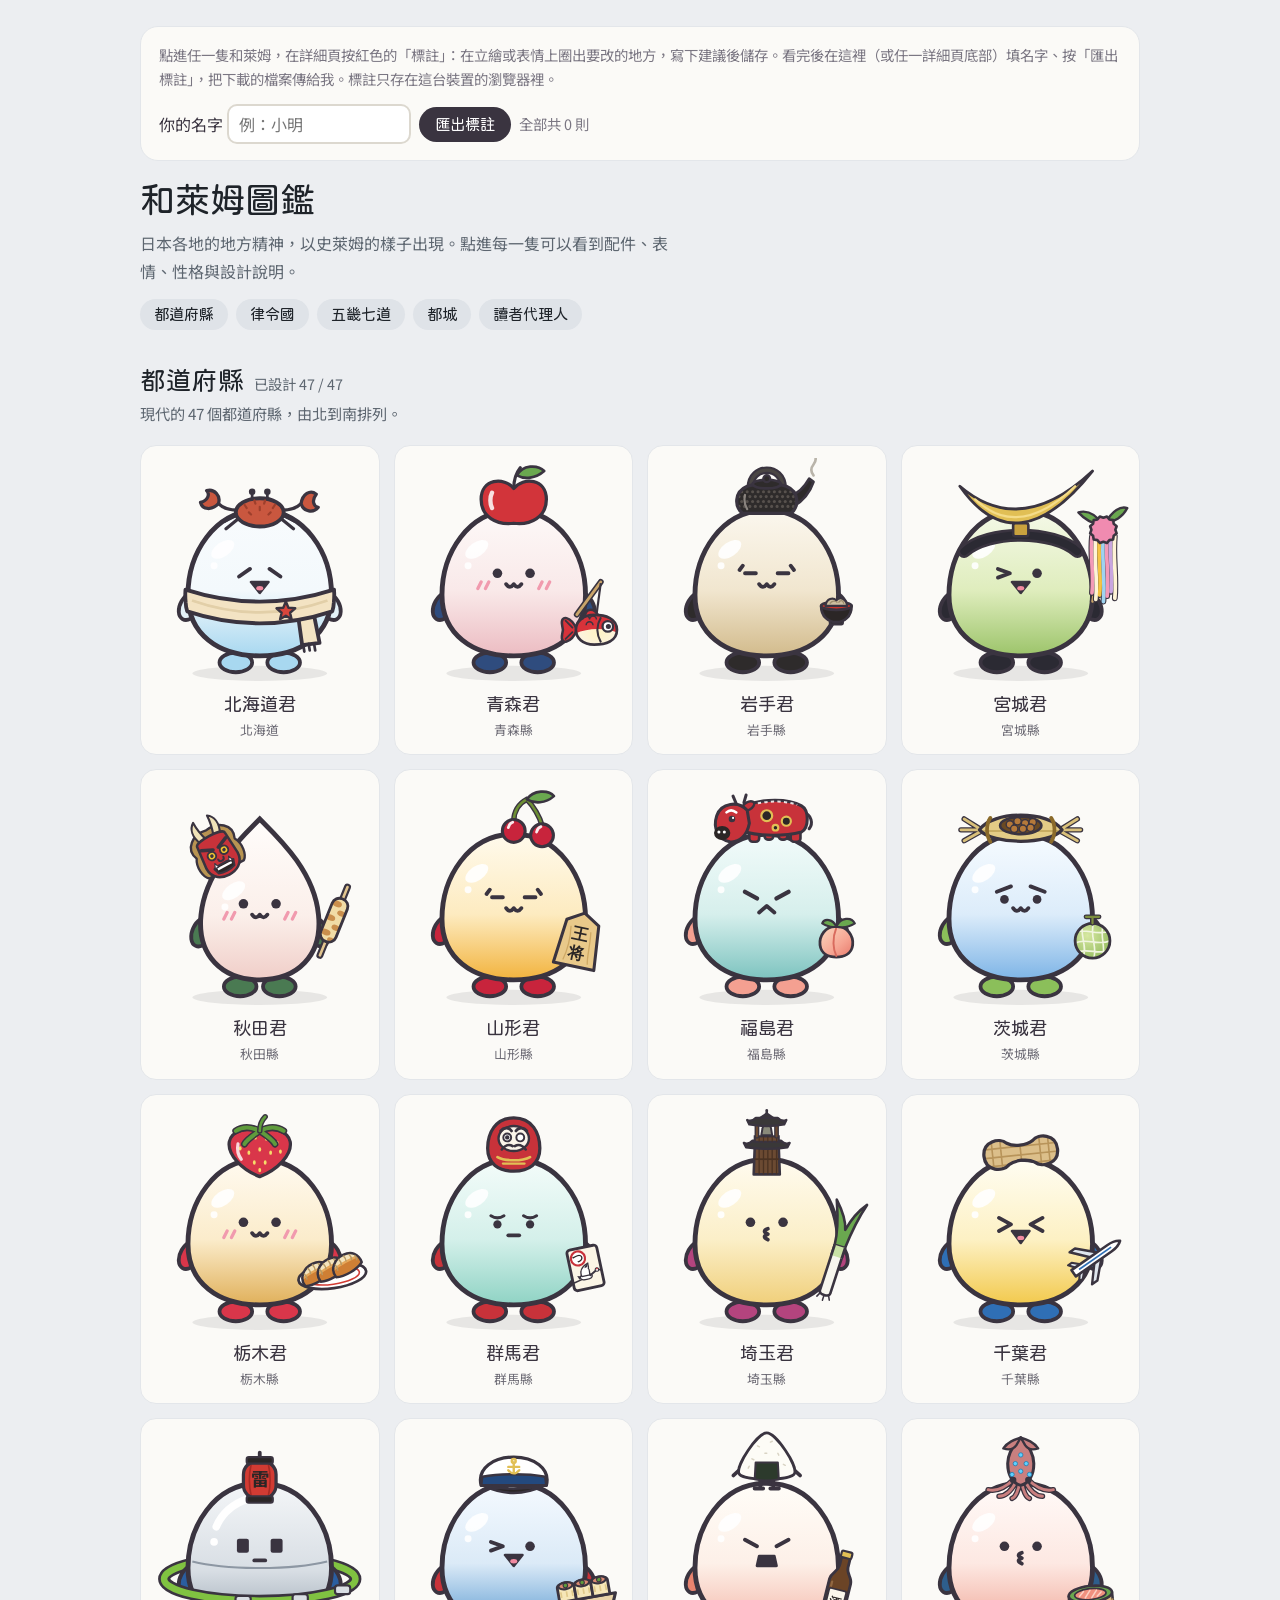
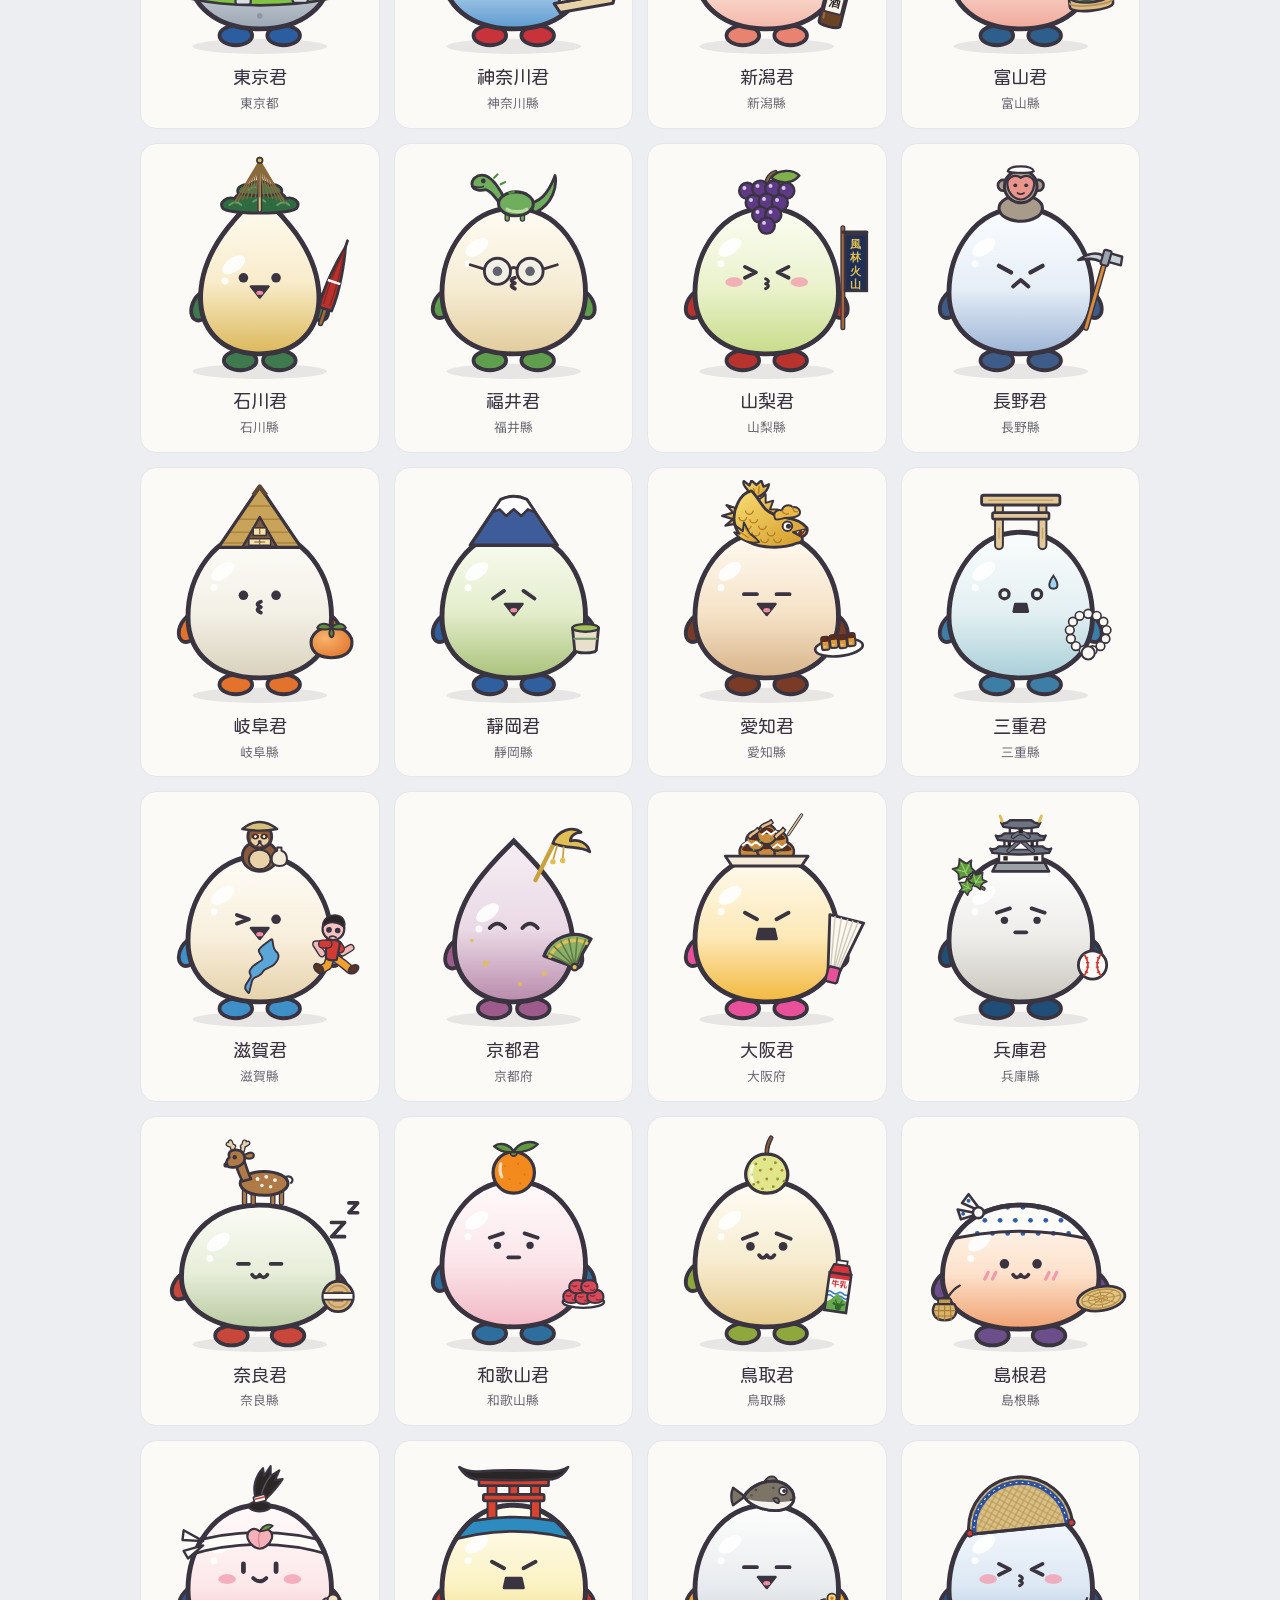
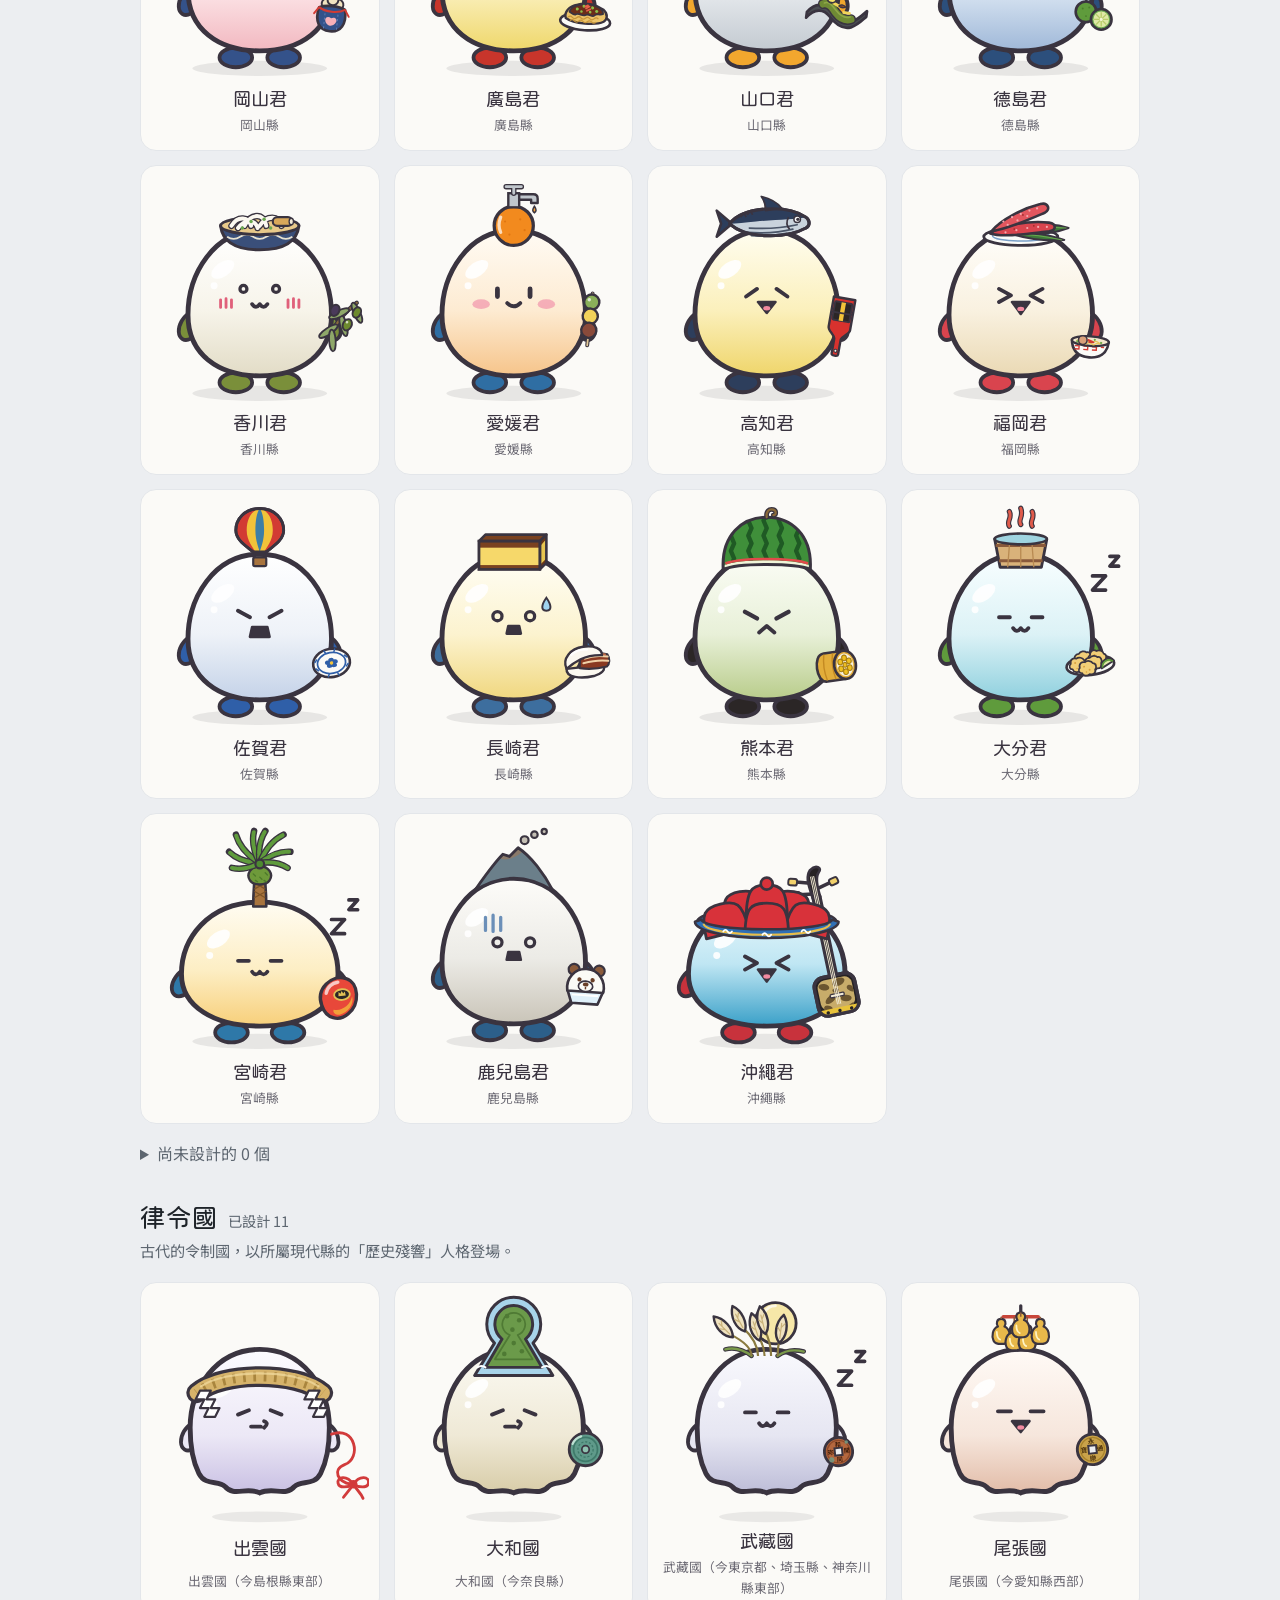
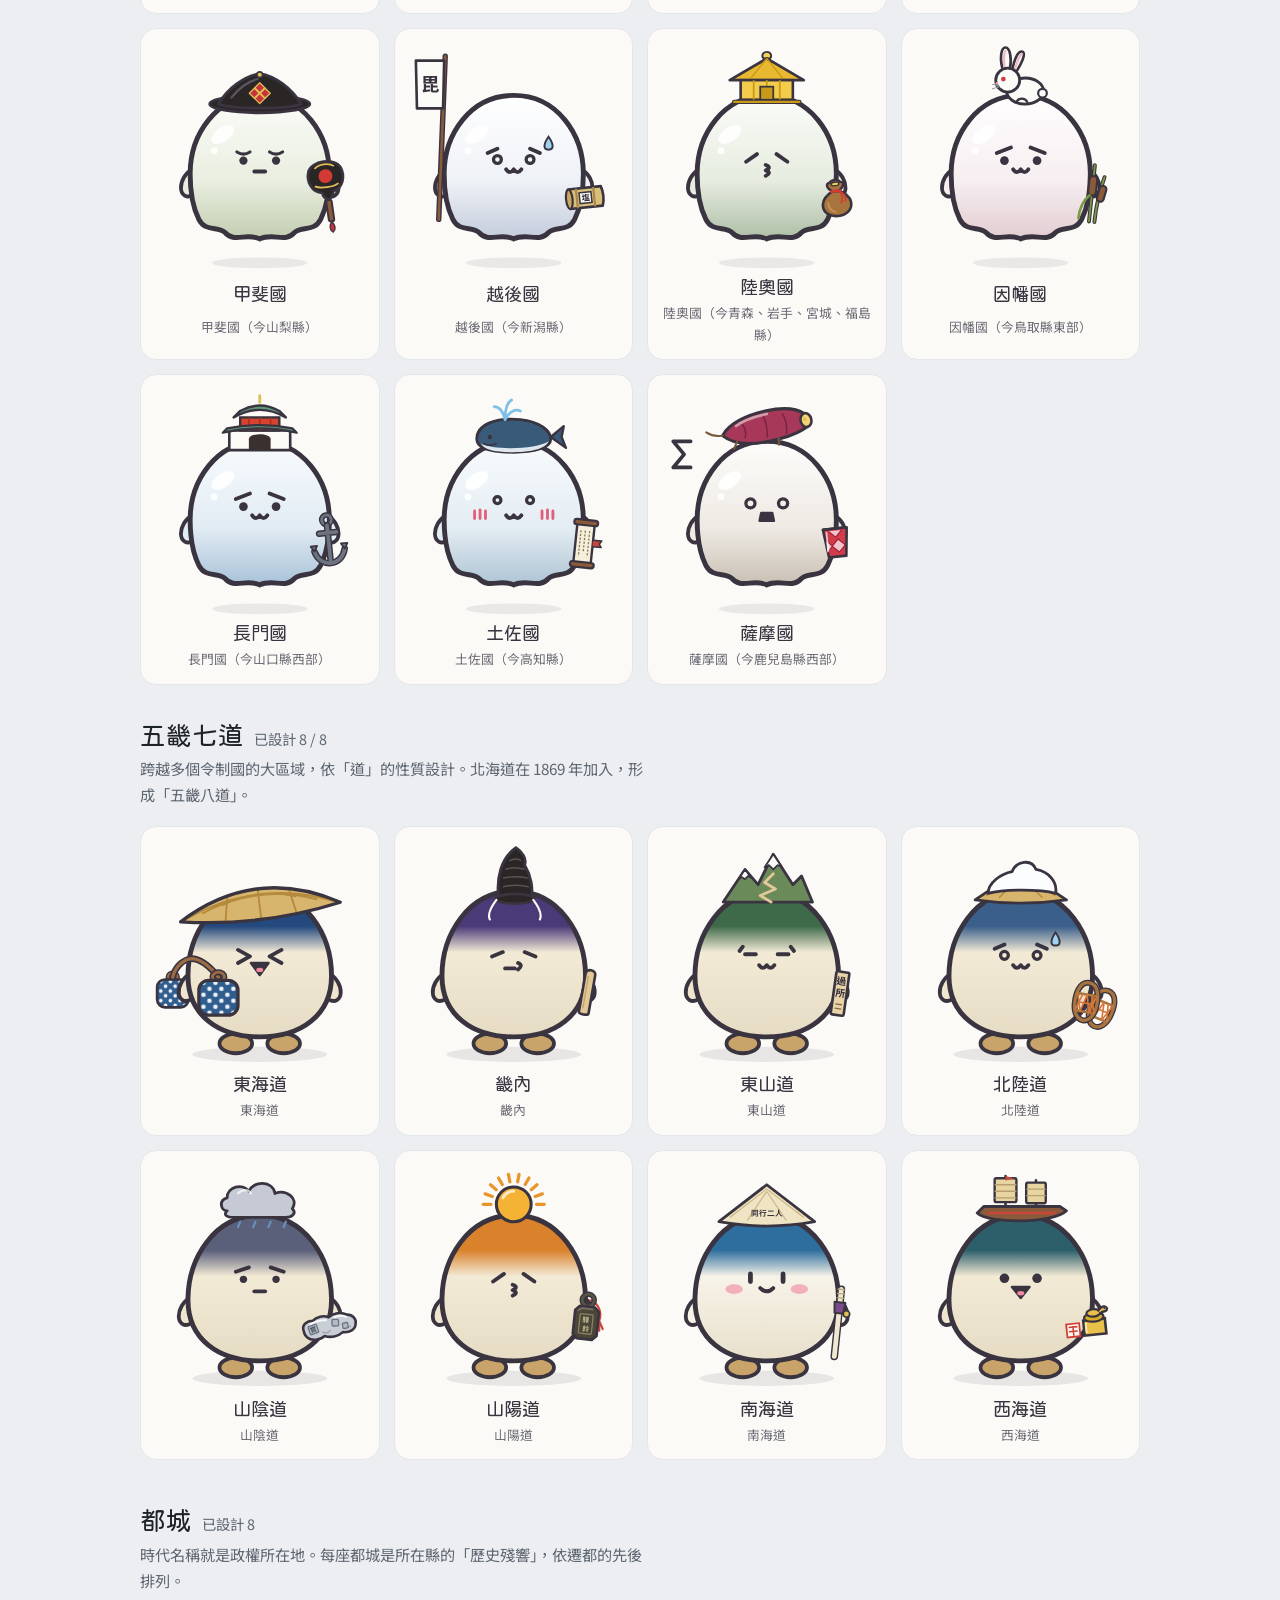
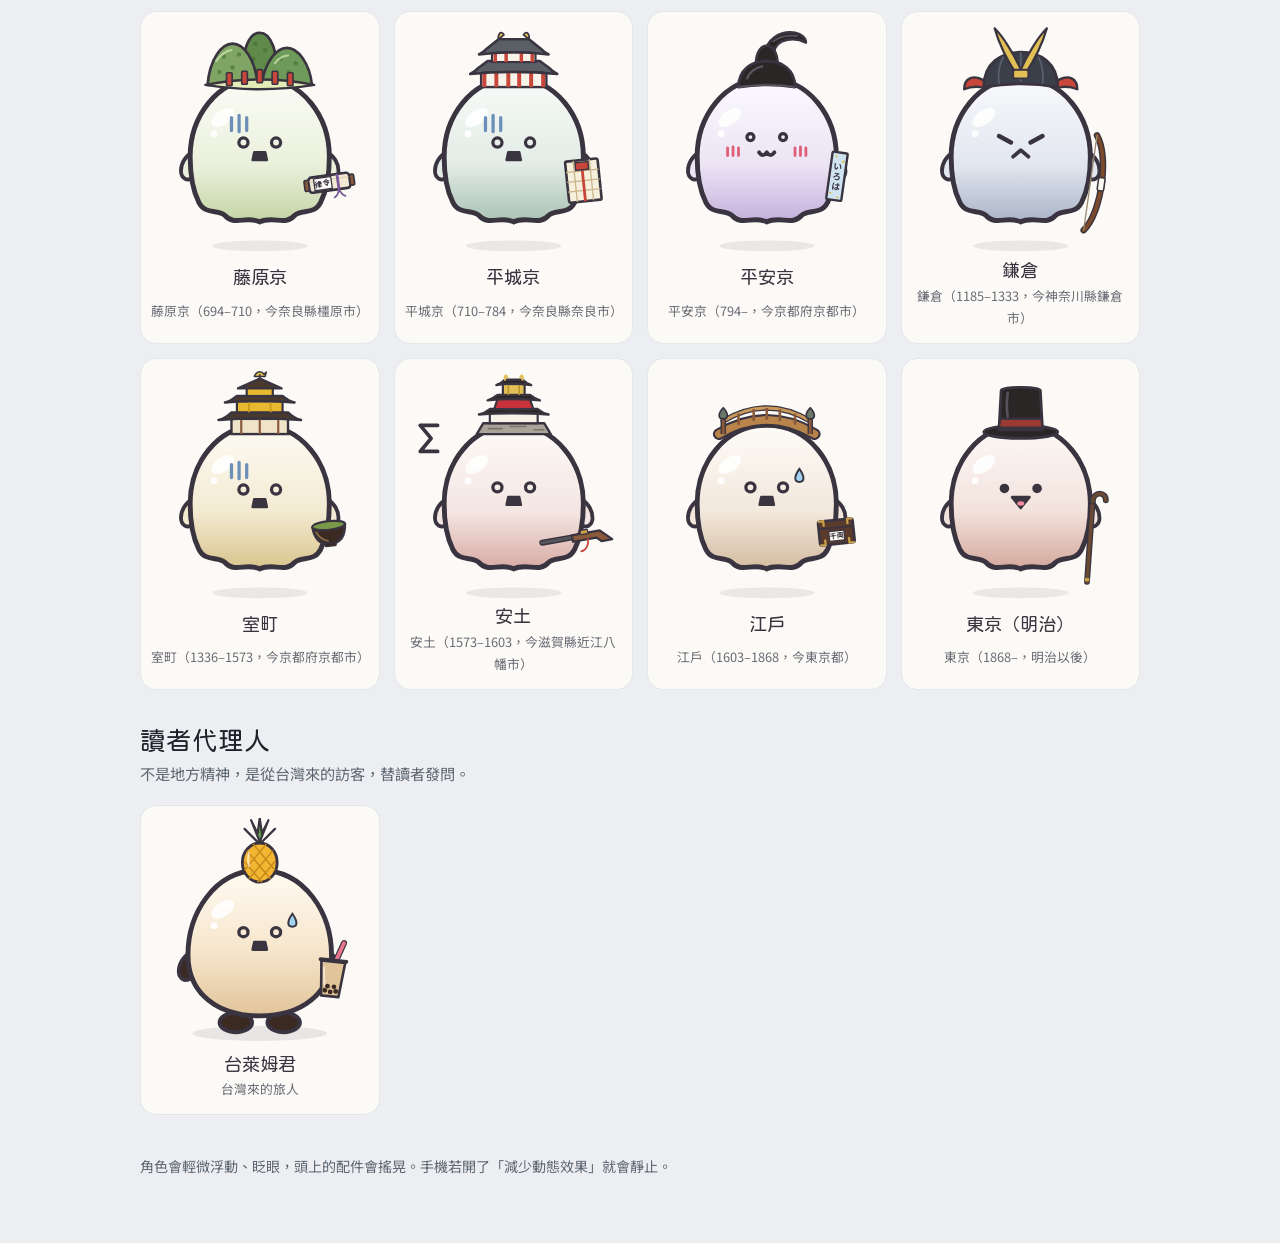
<file: index.html>
<!doctype html>
<meta charset="utf-8">
<meta name="robots" content="noindex">
<meta name="viewport" content="width=device-width, initial-scale=1, viewport-fit=cover">
<title>和萊姆圖鑑</title>
<meta name="claude:viewport-fit-sides" content="cover">
<link rel="stylesheet" href="https://fonts.googleapis.com/css2?family=Huninn&family=Noto+Sans+TC:wght@400;500;700&display=swap">
<link rel="stylesheet" href="review.css?v=3bc2570f">
<style>
/* 版面：角色圖鑑。卡片與立繪在深淺色主題都維持紙色 */
:root {
  --bg: #eceef1;
  --fg: #1e2329;
  --muted: #5d6670;
  --chip: #dfe3e8;
  --paper: #fbfaf7;
  --paper-edge: #e3e6ea;
  --ink: #3a3440;
  --display: "Huninn", "Noto Sans TC", "PingFang TC", "Microsoft JhengHei", sans-serif;
  --text: "Noto Sans TC", "PingFang TC", "Microsoft JhengHei", sans-serif;
}
@media (prefers-color-scheme: dark) {
  :root:not([data-theme="light"]) { --bg: #16191d; --fg: #e4e7ea; --muted: #9aa3ad; --chip: #262b31; color-scheme: dark; }
}
:root[data-theme="dark"] { --bg: #16191d; --fg: #e4e7ea; --muted: #9aa3ad; --chip: #262b31; color-scheme: dark; }
body { background: var(--bg); color: var(--fg); font: 16px/1.7 var(--text); margin: 0; }
.wrap { max-width: 1000px; margin: 0 auto; padding-block: 26px 64px; padding-left: max(16px, env(safe-area-inset-left, 0px)); padding-right: max(16px, env(safe-area-inset-right, 0px)); }
a { color: inherit; }

/* 首頁 */
.hero h1 { font: 2.2rem/1.2 var(--display); margin: 0 0 .25em; }
.hero p { margin: 0 0 .4em; color: var(--muted); max-width: 62ch; }
.jump { display: flex; flex-wrap: wrap; gap: 8px; margin: 14px 0 6px; }
.jump a { font: .95rem/1 var(--display); padding: 8px 14px; border-radius: 999px; background: var(--chip); text-decoration: none; }
.cat { margin-top: 34px; scroll-margin-top: 12px; }
.cat > h2 { font: 1.6rem/1.3 var(--display); margin: 0; display: flex; align-items: baseline; gap: 10px; flex-wrap: wrap; }
.cat > h2 small { font: .9rem/1.4 var(--text); color: var(--muted); }
.cat > p { margin: 4px 0 0; color: var(--muted); font-size: .95rem; max-width: 64ch; }
.region { margin-top: 18px; }
.region h3 { font: 1.05rem/1.3 var(--display); margin: 0 0 8px; color: var(--muted); display: flex; gap: 8px; align-items: baseline; }
.region h3 span { font: .8rem/1 var(--text); }
.grid { display: grid; grid-template-columns: repeat(auto-fill, minmax(210px, 1fr)); gap: 14px; }
@media (max-width: 520px) { .grid { grid-template-columns: repeat(2, minmax(0, 1fr)); gap: 10px; } }
.card { display: grid; justify-items: center; text-align: center; gap: 2px; padding: 12px 10px 14px; border-radius: 16px; background: var(--paper); border: 1px solid var(--paper-edge); text-decoration: none; color: var(--ink); transition: transform .15s, box-shadow .15s; }
.card:hover, .card:focus-visible { transform: translateY(-2px); box-shadow: 0 6px 18px rgba(0,0,0,.08); outline: none; }
.card svg { width: 100%; height: auto; display: block; }
.card b { font: 1.15rem/1.3 var(--display); }
.card small { font-size: .8rem; color: #6c6a74; }
.todo { display: flex; flex-wrap: wrap; gap: 6px; margin-top: 10px; }
.todo span { font-size: .82rem; padding: 2px 10px; border-radius: 999px; border: 1px dashed #b9bec6; color: var(--muted); }

/* 詳細頁 */
.nav { display: flex; justify-content: space-between; align-items: center; gap: 8px; margin-bottom: 14px; }
.back, .step { display: inline-block; font: .95rem/1 var(--display); text-decoration: none; padding: 8px 14px; border-radius: 999px; background: var(--chip); white-space: nowrap; }
.step { min-width: 0; overflow: hidden; text-overflow: ellipsis; }
@media (max-width: 420px) { .back, .step { padding: 8px 10px; font-size: .88rem; } }
.detail { background: var(--paper); border: 1px solid var(--paper-edge); border-radius: 18px; padding: 20px; display: grid; gap: 18px; color: var(--ink); }
.top { display: grid; grid-template-columns: minmax(0, 1fr) minmax(0, 1.25fr); gap: 20px; align-items: center; }
.top > svg { width: 100%; max-width: 340px; height: auto; justify-self: center; }
@media (max-width: 680px) { .top { grid-template-columns: 1fr; } }
.title { display: flex; flex-wrap: wrap; align-items: baseline; gap: 6px 10px; }
.title h2 { font: 1.8rem/1.2 var(--display); margin: 0; }
.tag { font: .8rem/1.5 var(--display); padding: 1px 10px; border-radius: 999px; color: #fff; }
.motto { font: 1.02rem/1.5 var(--display); color: #6c6a74; margin: 4px 0 12px; }
dl { margin: 0; display: grid; grid-template-columns: 5em 1fr; gap: 6px 12px; font-size: .96rem; }
dt { font-family: var(--display); color: #8a8792; }
dd { margin: 0; }
.sw { display: inline-flex; align-items: center; gap: 5px; margin-right: 10px; white-space: nowrap; }
.sw i { width: 16px; height: 16px; border-radius: 4px; border: 1px solid #c9ccd2; display: inline-block; }
.faces { display: grid; grid-template-columns: repeat(3, minmax(0, 1fr)); gap: 10px; }
.faces figure { margin: 0; display: grid; justify-items: center; text-align: center; background: #f2f1ed; border-radius: 12px; padding: 8px 6px; }
.faces svg { width: 100%; max-width: 180px; height: auto; display: block; }
.faces figcaption { font: .98rem/1.3 var(--display); }
.faces small { display: block; font: .8rem/1.4 var(--text); color: #6c6a74; margin-top: 2px; }
@media (max-width: 520px) { .faces { gap: 6px; } }
.notes { display: grid; grid-template-columns: repeat(2, minmax(0, 1fr)); gap: 14px; font-size: .95rem; }
@media (max-width: 680px) { .notes { grid-template-columns: 1fr; } }
.notes h3 { font: 1rem/1.3 var(--display); margin: 0 0 4px; color: #6c6a74; }
.notes ul { margin: 0; padding-left: 1.1em; }
.why { font-size: .92rem; color: #55535c; background: #f2f1ed; border-radius: 10px; padding: 10px 12px; }
.demo { font: 1rem/1 var(--display); text-decoration: none; padding: 10px 16px; border-radius: 999px; background: var(--ink); color: #fff; justify-self: start; }

.bob { animation: bob 2.6s ease-in-out infinite alternate; }
.float { animation: float 3.4s ease-in-out infinite alternate; }
@keyframes bob { from { transform: translateY(0); } to { transform: translateY(-3px); } }
@keyframes float { from { transform: translateY(0); } to { transform: translateY(-8px); } }
.blink { transform-box: fill-box; transform-origin: center; animation: blink 4s infinite; }
@keyframes blink { 0%, 93%, 100% { transform: scaleY(1); } 96% { transform: scaleY(.1); } }
.spin { transform-box: fill-box; transform-origin: center; animation: spin 1.4s linear infinite; }
@keyframes spin { to { transform: rotate(360deg); } }
.swing { transform-box: fill-box; transform-origin: 50% 0%; animation: swing 1.8s ease-in-out infinite alternate; }
@keyframes swing { from { transform: rotate(-8deg); } to { transform: rotate(8deg); } }
.wave-l { transform-box: fill-box; transform-origin: 100% 100%; animation: wave 1.2s ease-in-out infinite alternate; }
.wave-r { transform-box: fill-box; transform-origin: 0% 100%; animation: wave 1.2s ease-in-out infinite alternate-reverse; }
@keyframes wave { from { transform: rotate(-10deg); } to { transform: rotate(12deg); } }
.updown { animation: updown .45s ease-in-out infinite alternate; }
@keyframes updown { from { transform: translateY(2px); } to { transform: translateY(-4px); } }
.wave-l.big, .wave-r.big { animation-name: wave-big; animation-duration: .5s; }
@keyframes wave-big { from { transform: rotate(-28deg); } to { transform: rotate(26deg); } }
.shake { transform-box: fill-box; transform-origin: 50% 100%; animation: shake .25s linear infinite alternate; }
@keyframes shake { from { transform: rotate(-4deg); } to { transform: rotate(4deg); } }
.nod { transform-box: fill-box; transform-origin: 100% 40%; animation: nod 1.6s ease-in-out infinite alternate; }
@keyframes nod { from { transform: rotate(-6deg); } to { transform: rotate(10deg); } }
.sway { transform-box: fill-box; transform-origin: 50% 100%; animation: sway .9s ease-in-out infinite alternate; }
@keyframes sway { from { transform: rotate(-7deg); } to { transform: rotate(7deg); } }
@media (prefers-reduced-motion: reduce) { .bob, .float, .blink, .spin, .swing, .wave-l, .wave-r, .shake, .nod, .sway, .updown { animation: none; } .card { transition: none; } }
footer { margin-top: 40px; color: var(--muted); font-size: .88rem; }
</style>

<svg width="0" height="0" style="position:absolute" aria-hidden="true"><defs>
  <pattern id="mame" width="11" height="11" patternUnits="userSpaceOnUse"><circle cx="2.75" cy="2.75" r="2.1" fill="#eef2f7"/><circle cx="8.25" cy="8.25" r="2.1" fill="#eef2f7"/></pattern>
</defs></svg>

<div class="wrap" id="app"></div>

<script src="walime.js?v=f273d093"></script>
<script>
const app = document.getElementById('app');
const byId = id => CHARS.find(c => c.id === id);
const preview = c => `<svg viewBox="0 -4 200 214" role="img" aria-label="${c.name}">${c.look({})}</svg>`;
const card = c => `<a class="card" href="#c/${c.id}">${preview(c)}<b>${c.name}</b><small>${c.kind.split('・').slice(1).join('・')}</small></a>`;

// 同一分類內的排列順序，首頁格子與詳細頁的上一個／下一個共用
function inCat(cat) {
  const list = CHARS.filter(c => c.cat === cat);
  if (cat !== 'pref') return list;
  const order = REGIONS.flatMap(([, l]) => l);
  return list.sort((a, b) => order.indexOf(PREF_OF[a.id]) - order.indexOf(PREF_OF[b.id]));
}

function home() {
  document.title = '和萊姆圖鑑';
  const prefs = CHARS.filter(c => c.cat === 'pref');
  const doneNames = Object.values(PREF_OF);
  // 已設計的依地方順序排成一整片格子；尚未設計的收在下方，依地方列出
  const prefSorted = inCat('pref');
  const todoList = REGIONS.map(([name, list]) => {
    const todo = list.filter(n => !doneNames.includes(n));
    return todo.length ? `<div class="region"><h3>${name}<span>還有 ${todo.length} 個</span></h3><div class="todo">${todo.map(n => `<span>${n}</span>`).join('')}</div></div>` : '';
  }).join('');
  const regions = `<div class="region"><div class="grid">${prefSorted.map(card).join('')}</div></div>
    <details style="margin-top:16px"><summary style="cursor:pointer;color:var(--muted)">尚未設計的 ${47 - prefs.length} 個</summary>${todoList}</details>`;
  const ryo = CHARS.filter(c => c.cat === 'ryo');
  const kido = CHARS.filter(c => c.cat === 'kido');
  const kidoTodo = KIDO.filter(n => !Object.values(KIDO_OF).includes(n));
  const miyako = CHARS.filter(c => c.cat === 'miyako');
  const guide = CHARS.filter(c => c.cat === 'guide');
  app.innerHTML = `
    <div class="hero">
      <h1>和萊姆圖鑑</h1>
      <p>日本各地的地方精神，以史萊姆的樣子出現。點進每一隻可以看到配件、表情、性格與設計說明。</p>
      <div class="jump"><a href="#cat-pref">都道府縣</a><a href="#cat-ryo">律令國</a><a href="#cat-kido">五畿七道</a><a href="#cat-miyako">都城</a><a href="#cat-guide">讀者代理人</a></div>
    </div>
    <section class="cat" id="cat-pref"><h2>都道府縣<small>已設計 ${prefs.length} / 47</small></h2>
      <p>現代的 47 個都道府縣，由北到南排列。</p>${regions}</section>
    <section class="cat" id="cat-ryo"><h2>律令國<small>已設計 ${ryo.length}</small></h2>
      <p>古代的令制國，以所屬現代縣的「歷史殘響」人格登場。</p>
      <div class="region"><div class="grid">${ryo.map(card).join('')}</div></div></section>
    <section class="cat" id="cat-kido"><h2>五畿七道<small>已設計 ${kido.length} / ${KIDO.length}</small></h2>
      <p>跨越多個令制國的大區域，依「道」的性質設計。北海道在 1869 年加入，形成「五畿八道」。</p>
      <div class="region"><div class="grid">${kido.map(card).join('')}</div>
      <div class="todo">${kidoTodo.map(n => `<span>${n}</span>`).join('')}</div></div></section>
    <section class="cat" id="cat-miyako"><h2>都城<small>已設計 ${miyako.length}</small></h2>
      <p>時代名稱就是政權所在地。每座都城是所在縣的「歷史殘響」，依遷都的先後排列。</p>
      <div class="region"><div class="grid">${miyako.map(card).join('')}</div></div></section>
    <section class="cat" id="cat-guide"><h2>讀者代理人</h2>
      <p>不是地方精神，是從台灣來的訪客，替讀者發問。</p>
      <div class="region"><div class="grid">${guide.map(card).join('')}</div></div></section>
    <footer>角色會輕微浮動、眨眼，頭上的配件會搖晃。手機若開了「減少動態效果」就會靜止。</footer>`;
}

function detail(c) {
  document.title = c.name + '｜和萊姆圖鑑';
  const list = inCat(c.cat), i = list.indexOf(c);
  const prev = list[(i - 1 + list.length) % list.length], next = list[(i + 1) % list.length];
  app.innerHTML = `
    <nav class="nav">
      <a class="step" href="#c/${prev.id}" aria-label="上一個：${prev.name}">‹ ${prev.name}</a>
      <a class="back" href="#">回到圖鑑</a>
      <a class="step" href="#c/${next.id}" aria-label="下一個：${next.name}">${next.name} ›</a>
    </nav>
    <article class="detail">
      <div class="top">
        <svg viewBox="0 -4 200 214" role="img" aria-label="${c.name}立繪">${c.look({})}</svg>
        <div>
          <div class="title"><h2>${c.name}</h2><span class="tag" style="background:${c.tagColor}">${c.kind}</span></div>
          <div class="motto">${c.motto}</div>
          <dl>
            <dt>代表色</dt><dd>${c.colors.map(([n, h]) => `<span class="sw"><i style="background:${h}"></i>${n} ${h}</span>`).join('')}</dd>
            ${c.scale ? `<dt>體型</dt><dd>標準素體的 ${c.scale} 倍</dd>` : ''}
            ${c.acc.map(([n, t], i) => `<dt>${i ? '' : '配件'}</dt><dd><b>${n}</b>：${t}</dd>`).join('')}
            <dt>核心性格</dt><dd>${c.persona}</dd>
            <dt>差異化</dt><dd>${c.diff}</dd>
          </dl>
        </div>
      </div>
      <div class="faces">${c.faces.map(f => `<figure><svg viewBox="0 -4 200 214" role="img" aria-label="${c.name}${f.name}">${c.look(f)}</svg><figcaption>${f.name}<small>${f.k}${f.q ? '　' + f.q : ''}</small></figcaption></figure>`).join('')}</div>
      <div class="notes">
        <div><h3>記憶點</h3><ul>${c.points.map(p => `<li>${p}</li>`).join('')}</ul></div>
        <div><h3>能力</h3><p style="margin:0">${c.power}</p></div>
      </div>
      ${c.demo ? `<a class="demo" href="${c.demo}">看變形動畫</a>` : ''}
      <div class="why"><b>設計說明：</b>${c.why}</div>
    </article>`;
  window.scrollTo(0, 0);
}

function route() {
  const m = location.hash.match(/^#c\/(.+)$/);
  const c = m && byId(m[1]);
  if (c) detail(c); else {
    home();
    if (location.hash.startsWith('#cat-')) document.querySelector(location.hash)?.scrollIntoView();
  }
}
addEventListener('hashchange', route);
route();
</script>
<script src="review.js?v=ee9f950a"></script>
</file>
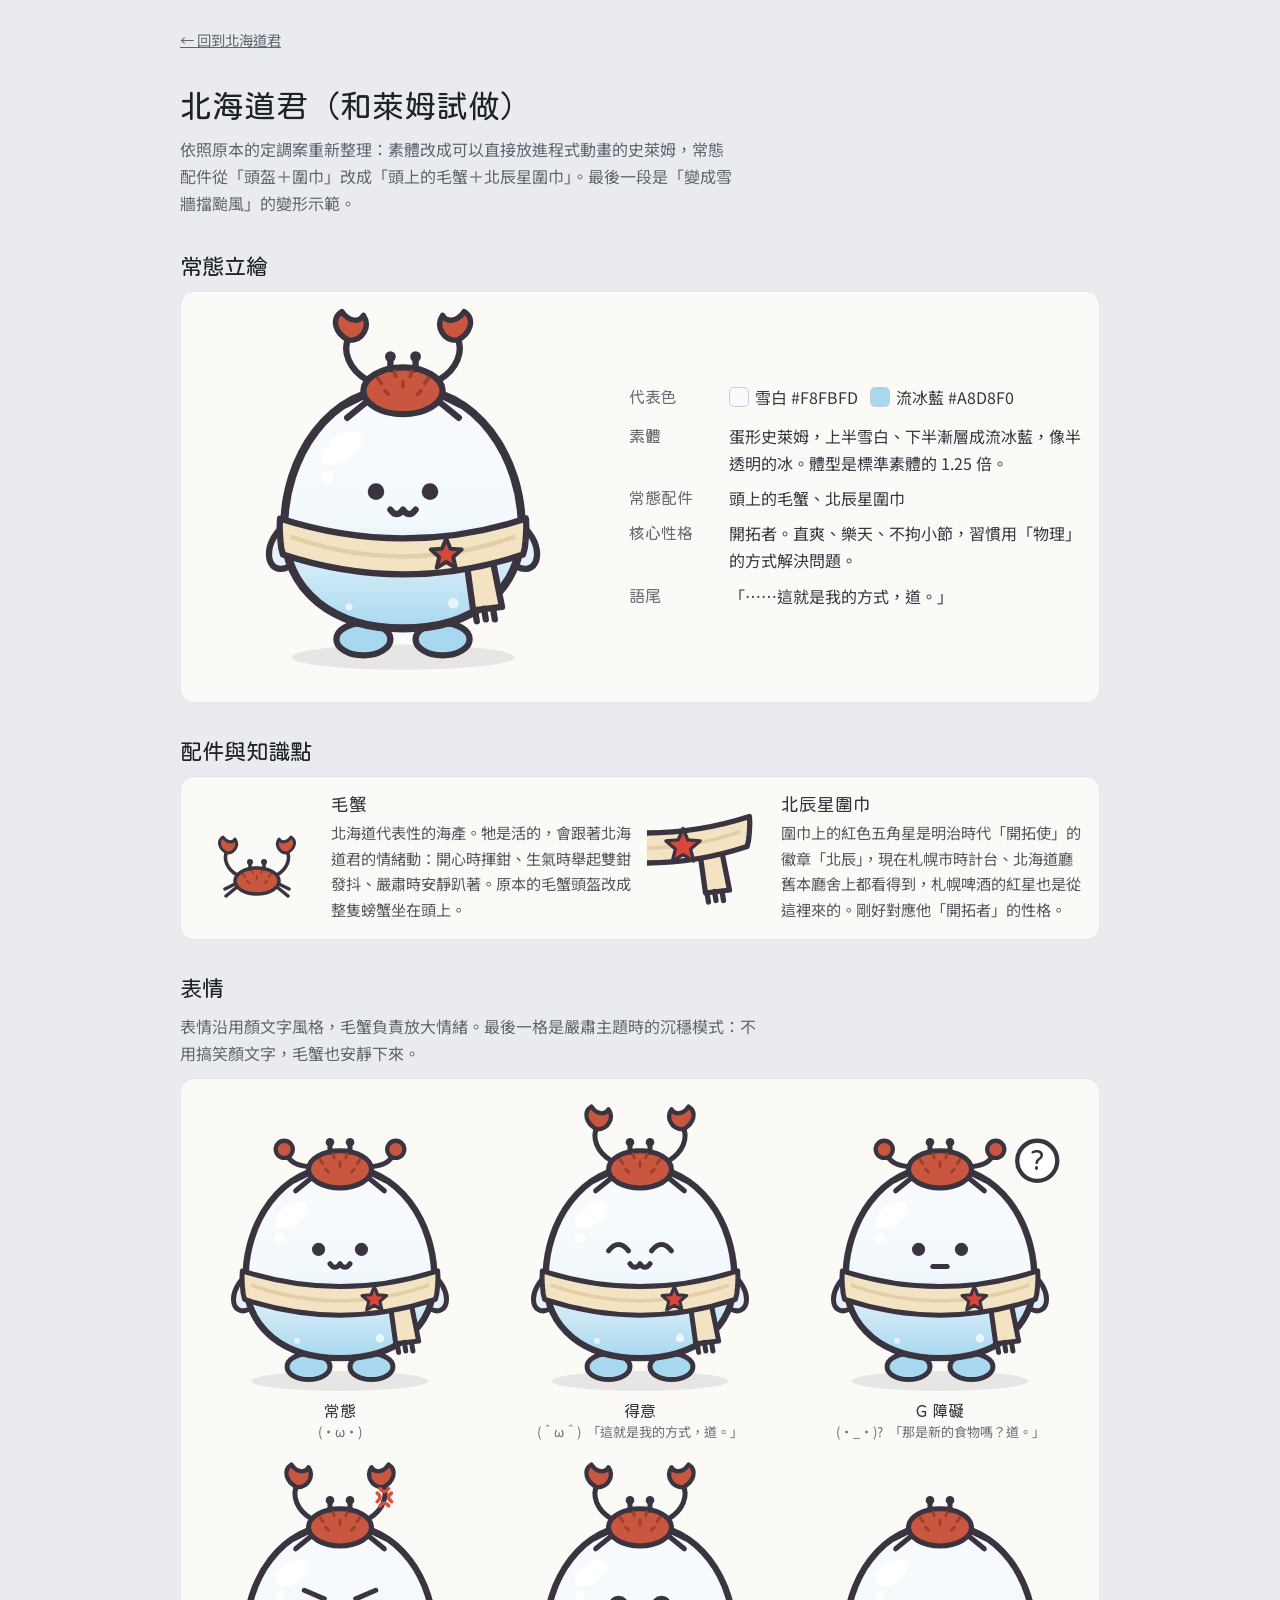
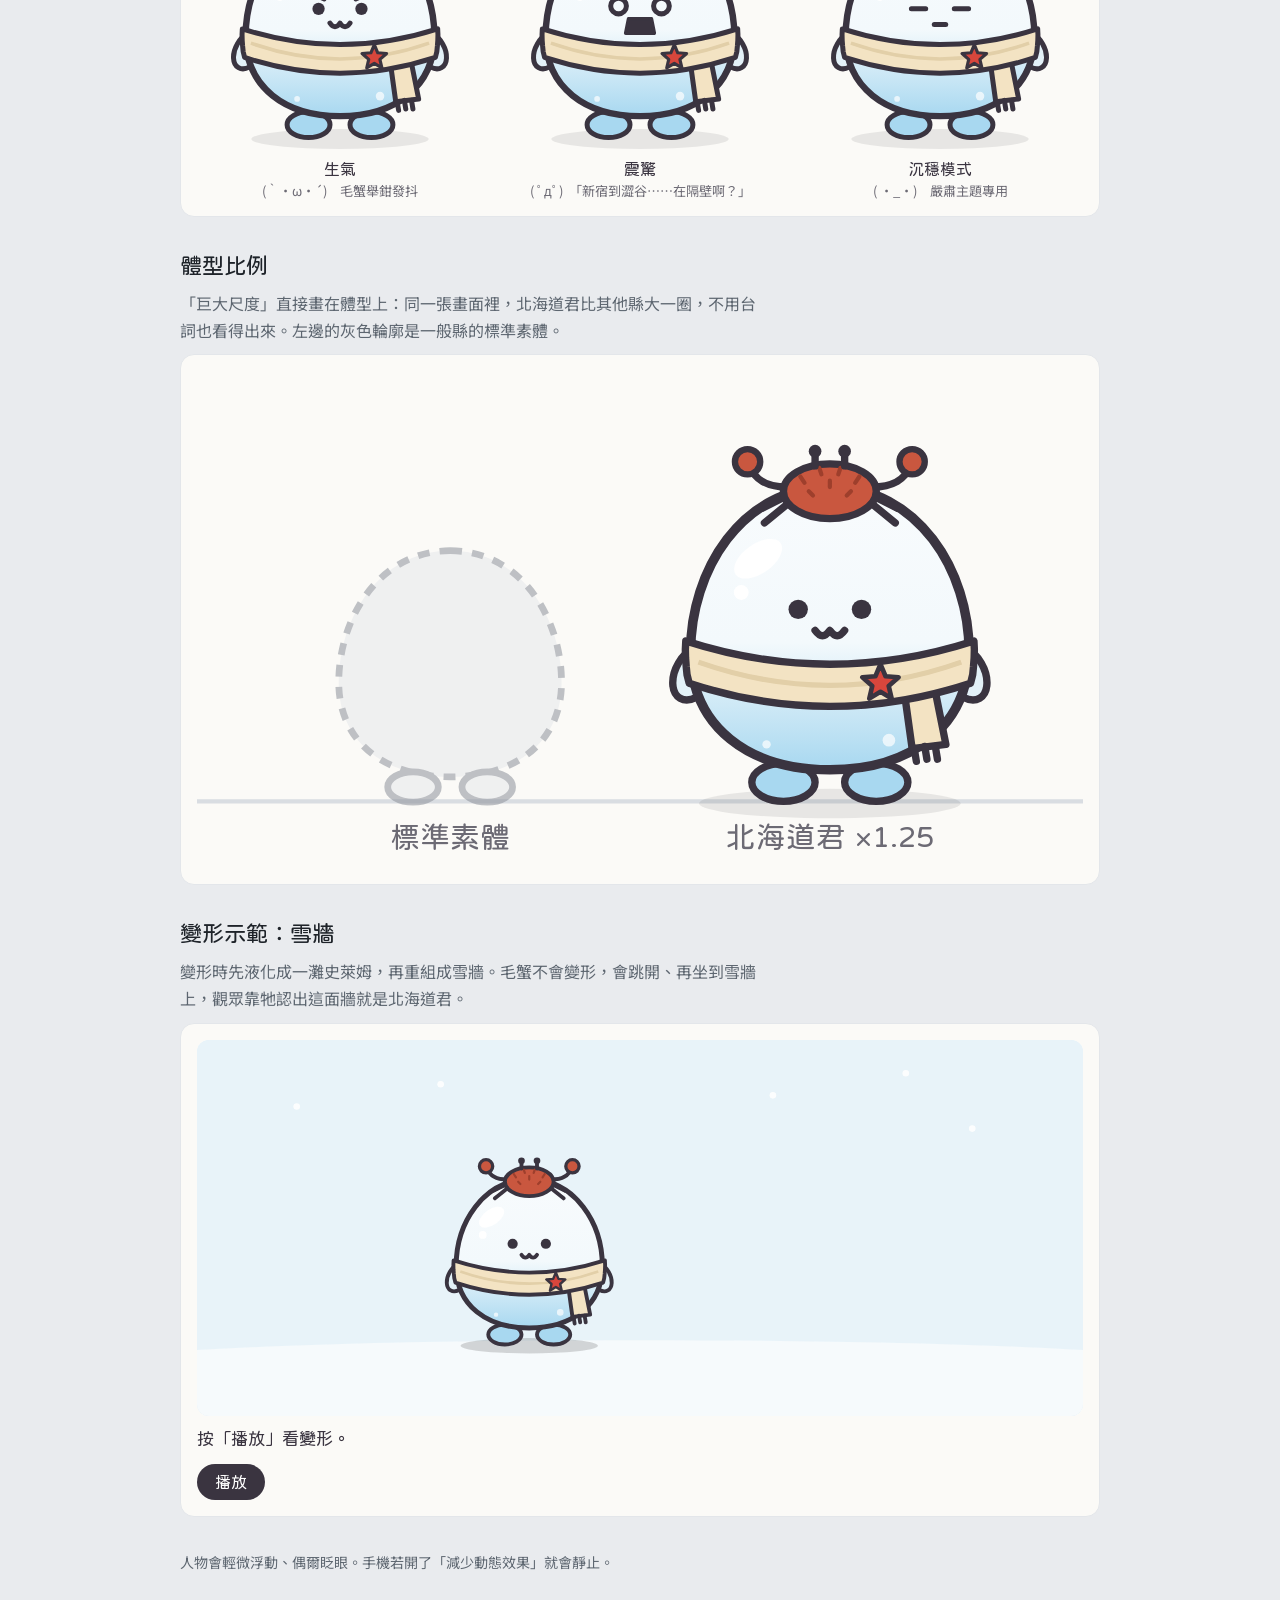
<file: hokkaido-kun.html>
<!doctype html>
<meta charset="utf-8">
<meta name="robots" content="noindex">
<meta name="viewport" content="width=device-width, initial-scale=1, viewport-fit=cover">
<title>北海道君試做</title>
<meta name="claude:viewport-fit-sides" content="cover">
<link rel="stylesheet" href="https://fonts.googleapis.com/css2?family=Huninn&family=Noto+Sans+TC:wght@400;500;700&display=swap">
<style>
/* 版面：角色設定稿。紙與舞台在深淺色主題都維持原色 */
:root {
  --bg: #e9ebee;
  --fg: #1e2329;
  --muted: #5d6670;
  --chip: #dfe3e8;
  --paper: #fbfaf7;
  --paper-edge: #e3e6ea;
  --ink: #3a3440;
  --snow: #F8FBFD;
  --ice: #A8D8F0;
  --crab: #c9573f;
  --crab-dark: #9e3f2c;
  --wool: #f3e3c3;
  --star: #d8463c;
  --display: "Huninn", "Noto Sans TC", "PingFang TC", "Microsoft JhengHei", sans-serif;
  --text: "Noto Sans TC", "PingFang TC", "Microsoft JhengHei", sans-serif;
}
@media (prefers-color-scheme: dark) {
  :root:not([data-theme="light"]) { --bg: #16191d; --fg: #e4e7ea; --muted: #9aa3ad; --chip: #262b31; color-scheme: dark; }
}
:root[data-theme="dark"] { --bg: #16191d; --fg: #e4e7ea; --muted: #9aa3ad; --chip: #262b31; color-scheme: dark; }

body { background: var(--bg); color: var(--fg); font: 16px/1.7 var(--text); margin: 0; }
.wrap { max-width: 920px; margin: 0 auto; padding-block: 28px 64px; padding-left: max(16px, env(safe-area-inset-left, 0px)); padding-right: max(16px, env(safe-area-inset-right, 0px)); display: grid; gap: 34px; }
header h1 { font: 2rem/1.25 var(--display); margin: 0 0 .3em; }
header p { margin: 0; color: var(--muted); max-width: 62ch; }
section { display: grid; gap: 10px; }
h2 { font: 1.4rem/1.3 var(--display); margin: 0; }
.desc { margin: 0; color: var(--muted); max-width: 64ch; }
.sheet { background: var(--paper); border: 1px solid var(--paper-edge); border-radius: 14px; padding: 16px; }
figure { margin: 0; display: grid; justify-items: center; text-align: center; }
figure svg { width: 100%; height: auto; display: block; }
figcaption { font: 1rem/1.35 var(--display); color: var(--ink); }
figcaption small { display: block; font: .82rem/1.45 var(--text); color: #6c6a74; }

.hero { display: grid; grid-template-columns: minmax(0, 1fr) minmax(0, 1.1fr); gap: 20px; align-items: center; }
.hero svg { max-width: 360px; justify-self: center; width: 100%; }
dl { margin: 0; display: grid; grid-template-columns: 5.5em 1fr; gap: 8px 12px; color: var(--ink); }
dt { font-family: var(--display); color: #6c6a74; }
dd { margin: 0; }
.sw { display: inline-flex; align-items: center; gap: 6px; margin-right: 12px; white-space: nowrap; }
.sw i { width: 18px; height: 18px; border-radius: 5px; border: 1px solid #c9ccd2; display: inline-block; }
@media (max-width: 640px) { .hero { grid-template-columns: 1fr; } }

.grid { display: grid; gap: 12px 14px; grid-template-columns: repeat(var(--cols, 3), minmax(0, 1fr)); }
@media (max-width: 640px) { .grid { grid-template-columns: repeat(2, minmax(0, 1fr)); } .grid.one { grid-template-columns: 1fr; } }
.acc { display: grid; grid-template-columns: 120px 1fr; gap: 14px; align-items: center; color: var(--ink); }
.acc h3 { font: 1.1rem/1.3 var(--display); margin: 0 0 4px; }
.acc p { margin: 0; font-size: .95rem; color: #55535c; }
.quote { font: .9rem/1.4 var(--display); color: #6c6a74; }

.stage-wrap { display: grid; gap: 10px; }
#demo { width: 100%; height: auto; display: block; border-radius: 12px; background: #e8f3f9; }
.ctrl { display: flex; gap: 12px; align-items: center; flex-wrap: wrap; }
.ctrl button { font: 1rem/1 var(--display); border: 0; border-radius: 999px; padding: 10px 18px; background: var(--ink); color: #fff; cursor: pointer; }
#cap { font: 1.08rem/1.5 var(--display); color: var(--ink); min-height: 1.6em; }

/* 角色動作 */
.bob { animation: bob 2.6s ease-in-out infinite alternate; }
@keyframes bob { from { transform: translateY(0); } to { transform: translateY(-3px); } }
.blink { transform-box: fill-box; transform-origin: center; animation: blink 4s infinite; }
@keyframes blink { 0%, 93%, 100% { transform: scaleY(1); } 96% { transform: scaleY(.1); } }
.wave-l { transform-box: fill-box; transform-origin: 100% 100%; animation: wave 1.2s ease-in-out infinite alternate; }
.wave-r { transform-box: fill-box; transform-origin: 0% 100%; animation: wave 1.2s ease-in-out infinite alternate-reverse; }
@keyframes wave { from { transform: rotate(-10deg); } to { transform: rotate(12deg); } }
.shake { transform-box: fill-box; transform-origin: 50% 100%; animation: shake .25s linear infinite alternate; }
@keyframes shake { from { transform: rotate(-4deg); } to { transform: rotate(4deg); } }

@keyframes bounce { 0% { transform: translateX(0); opacity: 1; } 70% { transform: translateX(-40px); opacity: 1; } 100% { transform: translateX(-10px) translateY(-20px); opacity: 0; } }
@media (prefers-reduced-motion: reduce) { .bob, .blink, .wave-l, .wave-r, .shake, #demo .wind path { animation: none; } #demo * { transition: none !important; } }
footer { color: var(--muted); font-size: .88rem; }
</style>

<svg width="0" height="0" style="position:absolute" aria-hidden="true">
  <defs>
    <linearGradient id="g-body" x1="0" y1="0" x2="0" y2="1">
      <stop offset="0" stop-color="#F8FBFD"/><stop offset=".55" stop-color="#F3F9FC"/><stop offset="1" stop-color="#A8D8F0"/>
    </linearGradient>
    <linearGradient id="g-wall" x1="0" y1="0" x2="0" y2="1">
      <stop offset="0" stop-color="#F8FBFD"/><stop offset="1" stop-color="#cfe8f5"/>
    </linearGradient>
  </defs>
</svg>

<div class="wrap">
  <a href="index.html#c/hokkaido" style="color:var(--muted);font-size:.9rem">← 回到北海道君</a>
  <header>
    <h1>北海道君（和萊姆試做）</h1>
    <p>依照原本的定調案重新整理：素體改成可以直接放進程式動畫的史萊姆，常態配件從「頭盔＋圍巾」改成「頭上的毛蟹＋北辰星圍巾」。最後一段是「變成雪牆擋颱風」的變形示範。</p>
  </header>

  <section>
    <h2>常態立繪</h2>
    <div class="sheet hero">
      <svg viewBox="0 0 200 210" id="hero" role="img" aria-label="北海道君常態立繪"></svg>
      <dl>
        <dt>代表色</dt><dd><span class="sw"><i style="background:#F8FBFD"></i>雪白 #F8FBFD</span><span class="sw"><i style="background:#A8D8F0"></i>流冰藍 #A8D8F0</span></dd>
        <dt>素體</dt><dd>蛋形史萊姆，上半雪白、下半漸層成流冰藍，像半透明的冰。體型是標準素體的 1.25 倍。</dd>
        <dt>常態配件</dt><dd>頭上的毛蟹、北辰星圍巾</dd>
        <dt>核心性格</dt><dd>開拓者。直爽、樂天、不拘小節，習慣用「物理」的方式解決問題。</dd>
        <dt>語尾</dt><dd>「……這就是我的方式，道。」</dd>
      </dl>
    </div>
  </section>

  <section>
    <h2>配件與知識點</h2>
    <div class="sheet grid one" style="--cols:2">
      <div class="acc"><svg viewBox="40 0 120 90" id="acc-crab" aria-label="毛蟹"></svg>
        <div><h3>毛蟹</h3><p>北海道代表性的海產。牠是活的，會跟著北海道君的情緒動：開心時揮鉗、生氣時舉起雙鉗發抖、嚴肅時安靜趴著。原本的毛蟹頭盔改成整隻螃蟹坐在頭上。</p></div></div>
      <div class="acc"><svg viewBox="100 110 80 70" id="acc-star" aria-label="北辰星圍巾"></svg>
        <div><h3>北辰星圍巾</h3><p>圍巾上的紅色五角星是明治時代「開拓使」的徽章「北辰」，現在札幌市時計台、北海道廳舊本廳舍上都看得到，札幌啤酒的紅星也是從這裡來的。剛好對應他「開拓者」的性格。</p></div></div>
    </div>
  </section>

  <section>
    <h2>表情</h2>
    <p class="desc">表情沿用顏文字風格，毛蟹負責放大情緒。最後一格是嚴肅主題時的沉穩模式：不用搞笑顏文字，毛蟹也安靜下來。</p>
    <div class="sheet grid" id="faces" style="--cols:3"></div>
  </section>

  <section>
    <h2>體型比例</h2>
    <p class="desc">「巨大尺度」直接畫在體型上：同一張畫面裡，北海道君比其他縣大一圈，不用台詞也看得出來。左邊的灰色輪廓是一般縣的標準素體。</p>
    <div class="sheet"><svg viewBox="0 0 420 232" id="scale" role="img" aria-label="體型比較"></svg></div>
  </section>

  <section>
    <h2>變形示範：雪牆</h2>
    <p class="desc">變形時先液化成一灘史萊姆，再重組成雪牆。毛蟹不會變形，會跳開、再坐到雪牆上，觀眾靠牠認出這面牆就是北海道君。</p>
    <div class="sheet stage-wrap">
      <svg id="demo" viewBox="0 0 800 340" role="img" aria-label="變形示範"></svg>
      <div id="cap">按「播放」看變形。</div>
      <div class="ctrl"><button id="play">播放</button></div>
    </div>
  </section>

  <footer>人物會輕微浮動、偶爾眨眼。手機若開了「減少動態效果」就會靜止。</footer>
</div>

<script>
const S = 'fill="none" stroke="var(--ink)" stroke-width="3.5" stroke-linecap="round" stroke-linejoin="round"';
// 臉以 (100,104) 為中心
const FACE = {
  base:    `<g class="blink"><circle cx="85" cy="102" r="4.6" fill="var(--ink)"/><circle cx="115" cy="102" r="4.6" fill="var(--ink)"/></g><path d="M93,112 q3.5,5 7,0 q3.5,5 7,0" ${S}/>`,
  proud:   `<path d="M78,103 q7,-9 14,0 M108,103 q7,-9 14,0" ${S}/><path d="M93,112 q3.5,5 7,0 q3.5,5 7,0" ${S}/>`,
  serious: `<path d="M75,90 l14,6 M125,90 l-14,6" ${S}/><g class="blink"><circle cx="85" cy="103" r="4.3" fill="var(--ink)"/><circle cx="115" cy="103" r="4.3" fill="var(--ink)"/></g><path d="M93,113 q3.5,5 7,0 q3.5,5 7,0" ${S}/>`,
  shock:   `<circle cx="85" cy="101" r="5.5" ${S} stroke-width="3"/><circle cx="115" cy="101" r="5.5" ${S} stroke-width="3"/><path d="M92,110 h16 l2,10 h-20 Z" fill="var(--ink)" stroke="var(--ink)" stroke-width="2.5" stroke-linejoin="round"/>`,
  puzzled: `<g class="blink"><circle cx="85" cy="102" r="4.6" fill="var(--ink)"/><circle cx="115" cy="102" r="4.6" fill="var(--ink)"/></g><path d="M95,114 h10" ${S}/>`,
  calm:    `<path d="M80,103 h10 M110,103 h10" ${S}/><path d="M96,114 h8" ${S}/>`,
};

// 毛蟹：mood = calm / wave / angry / still；以頭頂 (100,46) 為基準
function crab(mood = 'calm') {
  const clawL = `<g class="${mood === 'wave' ? 'wave-l' : ''}"><path d="M80,40 C70,34 66,24 70,16" ${S} stroke-width="3"/><path d="M70,18 C62,14 60,6 66,2 C70,8 76,8 78,4 C82,10 78,18 70,18 Z" fill="var(--crab)" stroke="var(--ink)" stroke-width="3" stroke-linejoin="round"/></g>`;
  const clawR = `<g class="${mood === 'wave' ? 'wave-r' : ''}"><path d="M120,40 C130,34 134,24 130,16" ${S} stroke-width="3"/><path d="M130,18 C138,14 140,6 134,2 C130,8 124,8 122,4 C118,10 122,18 130,18 Z" fill="var(--crab)" stroke="var(--ink)" stroke-width="3" stroke-linejoin="round"/></g>`;
  const clawsDown = `<path d="M80,44 C70,44 64,40 62,34" ${S} stroke-width="3"/><circle cx="61" cy="32" r="6" fill="var(--crab)" stroke="var(--ink)" stroke-width="3"/><path d="M120,44 C130,44 136,40 138,34" ${S} stroke-width="3"/><circle cx="139" cy="32" r="6" fill="var(--crab)" stroke="var(--ink)" stroke-width="3"/>`;
  const claws = mood === 'still' ? '' : mood === 'calm' ? clawsDown : clawL + clawR;
  const legs = `<path d="M80,48 l-12,6 M80,52 l-11,9 M120,48 l12,6 M120,52 l11,9" ${S} stroke-width="3"/>`;
  const shell = `<ellipse cx="100" cy="46" rx="22" ry="13" fill="var(--crab)" stroke="var(--ink)" stroke-width="3.5"/>
    <g stroke="var(--crab-dark)" stroke-width="2" stroke-linecap="round"><path d="M88,42 l-2,-3 M96,38 l-1,-3 M104,38 l1,-3 M112,42 l2,-3 M92,48 l-2,-2 M108,48 l2,-2 M100,44 v-3"/></g>
    <path d="M93,34 v-6 M107,34 v-6" ${S} stroke-width="2.5"/><circle cx="93" cy="27" r="3" fill="var(--ink)"/><circle cx="107" cy="27" r="3" fill="var(--ink)"/>`;
  const vein = mood === 'angry' ? '<path d="M126,22 q4,3 0,6 M136,22 q-4,3 0,6 M128,19 q3,4 6,0 M128,31 q3,-4 6,0" fill="none" stroke="#d9503f" stroke-width="2.5" stroke-linecap="round"/>' : '';
  return `<g class="${mood === 'angry' ? 'shake' : ''}">${legs}${claws}${shell}${vein}</g>`;
}

const BODY = 'M100,44 C142,44 166,84 166,122 C166,158 138,178 100,178 C62,178 34,158 34,122 C34,84 58,44 100,44 Z';
function body() {
  return `
    <ellipse cx="100" cy="194" rx="62" ry="7" fill="#000" opacity=".08"/>
    <ellipse cx="78" cy="184" rx="15" ry="9" fill="var(--ice)" stroke="var(--ink)" stroke-width="3.5"/>
    <ellipse cx="122" cy="184" rx="15" ry="9" fill="var(--ice)" stroke="var(--ink)" stroke-width="3.5"/>
    <ellipse cx="36" cy="132" rx="9" ry="14" transform="rotate(30 36 132)" fill="#e3f1f8" stroke="var(--ink)" stroke-width="3.5"/>
    <ellipse cx="164" cy="132" rx="9" ry="14" transform="rotate(-30 164 132)" fill="#e3f1f8" stroke="var(--ink)" stroke-width="3.5"/>
    <path d="${BODY}" fill="url(#g-body)" stroke="var(--ink)" stroke-width="4.5"/>
    <ellipse cx="66" cy="78" rx="13" ry="7" transform="rotate(-35 66 78)" fill="#fff"/>
    <circle cx="58" cy="94" r="3.5" fill="#fff"/>
    <g fill="#fff" opacity=".7"><circle cx="128" cy="164" r="3"/><circle cx="138" cy="154" r="2"/><circle cx="70" cy="166" r="2"/></g>`;
}
// 圍巾的兩端沿著身體曲線包過去：先算出身體在每個高度的左右邊界
const EDGE = (() => {
  const seg = [[100, 44], [142, 44], [166, 84], [166, 122], [166, 158], [138, 178], [100, 178]];
  const pts = [];
  for (let s = 0; s < 2; s++) { const [p0, p1, p2, p3] = seg.slice(s * 3, s * 3 + 4);
    for (let i = 0; i <= 60; i++) { const t = i / 60, u = 1 - t;
      pts.push([u*u*u*p0[0] + 3*u*u*t*p1[0] + 3*u*t*t*p2[0] + t*t*t*p3[0], u*u*u*p0[1] + 3*u*u*t*p1[1] + 3*u*t*t*p2[1] + t*t*t*p3[1]]); } }
  return y => pts.reduce((best, p) => Math.abs(p[1] - y) < Math.abs(best[1] - y) ? p : best)[0];
})();
function scarf() {
  const top = 117, bot = 137, off = 2.5, R = y => EDGE(y) + off, L = y => 200 - EDGE(y) - off;
  const ys = Array.from({ length: 6 }, (_, i) => top + (bot - top) * i / 5);
  const right = ys.map(y => `L${R(y).toFixed(1)},${y.toFixed(1)}`).join(' ');
  const left = ys.slice().reverse().map(y => `L${L(y).toFixed(1)},${y.toFixed(1)}`).join(' ');
  const band = `M${L(top).toFixed(1)},${top} Q100,${top + 22} ${R(top).toFixed(1)},${top} ${right} Q100,${bot + 22} ${L(bot).toFixed(1)},${bot} ${left} Z`;
  const mid = (top + bot) / 2;
  return `
  <path d="M134,132 l5,36 l16,-2 l-7,-35 Z" fill="var(--wool)" stroke="var(--ink)" stroke-width="3.5" stroke-linejoin="round"/>
  <path d="M140,168 l1,6 M145,167 l1,6 M150,167 l1,6" ${S} stroke-width="2.5"/>
  <path d="${band}" fill="var(--wool)" stroke="var(--ink)" stroke-width="3.5" stroke-linejoin="round"/>
  <path d="M${(L(mid) + 6).toFixed(1)},${mid} Q100,${mid + 22} ${(R(mid) - 6).toFixed(1)},${mid}" fill="none" stroke="#e2cfa8" stroke-width="2.5"/>`;
}
const SCARF = scarf();
const STAR = (cx, cy, r) => { const pts = Array.from({ length: 10 }, (_, i) => { const a = -Math.PI / 2 + i * Math.PI / 5, rr = i % 2 ? r * .45 : r; return `${(cx + rr * Math.cos(a)).toFixed(1)},${(cy + rr * Math.sin(a)).toFixed(1)}`; }).join(' '); return `<polygon points="${pts}" fill="var(--star)" stroke="var(--ink)" stroke-width="2.2" stroke-linejoin="round"/>`; };

function hokkaido({ face = 'base', mood = 'calm', extra = '' } = {}) {
  return `<g class="bob">${body()}<g transform="translate(0 0)">${FACE[face]}</g>${SCARF}${STAR(124, 137, 9)}${crab(mood)}${extra}</g>`;
}

document.getElementById('hero').innerHTML = hokkaido({ mood: 'wave' });
document.getElementById('acc-crab').innerHTML = `<g transform="translate(0 22)">${crab('wave')}</g>`;
document.getElementById('acc-star').innerHTML = SCARF + STAR(124, 137, 12);

const FACES = [
  { face: 'base', mood: 'calm', name: '常態', k: '(・ω・)', q: '' },
  { face: 'proud', mood: 'wave', name: '得意', k: '(＾ω＾)', q: '「這就是我的方式，道。」' },
  { face: 'puzzled', mood: 'calm', name: 'G 障礙', k: '(・_・)?', q: '「那是新的食物嗎？道。」', extra: '<g><circle cx="168" cy="40" r="14" fill="#fff" stroke="var(--ink)" stroke-width="3"/><text x="168" y="47" text-anchor="middle" font-family="Huninn, sans-serif" font-size="20" fill="var(--ink)">?</text></g>' },
  { face: 'serious', mood: 'angry', name: '生氣', k: '(｀・ω・´)', q: '毛蟹舉鉗發抖' },
  { face: 'shock', mood: 'wave', name: '震驚', k: '( ﾟдﾟ)', q: '「新宿到澀谷……在隔壁啊？」' },
  { face: 'calm', mood: 'still', name: '沉穩模式', k: '( ・_・)', q: '嚴肅主題專用' },
];
document.getElementById('faces').innerHTML = FACES.map(f => `
  <figure><svg viewBox="0 -6 200 214" role="img" aria-label="北海道君${f.name}">${hokkaido(f)}</svg>
  <figcaption>${f.name}<small>${f.k}${f.q ? '　' + f.q : ''}</small></figcaption></figure>`).join('');

document.getElementById('scale').innerHTML = `
  <line x1="0" y1="204" x2="420" y2="204" stroke="#d9dde2" stroke-width="2"/>
  <g transform="translate(40 50) scale(.8)" opacity=".55"><path d="${BODY}" fill="#e6e8ec" stroke="#8d929b" stroke-width="4" stroke-dasharray="7 6"/>
    <ellipse cx="78" cy="184" rx="15" ry="9" fill="#e6e8ec" stroke="#8d929b" stroke-width="4"/><ellipse cx="122" cy="184" rx="15" ry="9" fill="#e6e8ec" stroke="#8d929b" stroke-width="4"/></g>
  <text x="120" y="226" text-anchor="middle" font-family="Huninn, sans-serif" font-size="14" fill="#6c6a74">標準素體</text>
  <g transform="translate(200 11) scale(1)">${hokkaido({ mood: 'calm' })}</g>
  <text x="300" y="226" text-anchor="middle" font-family="Huninn, sans-serif" font-size="14" fill="#6c6a74">北海道君 ×1.25</text>`;

// ===== 變形示範：路徑變形＋黏液濾鏡 =====
// 每個形狀都取樣成 N 個點、從底部中央起算、方向一致，點對點插值後再用平滑曲線連起來
const NS = 'http://www.w3.org/2000/svg';
const demo = document.getElementById('demo');
const N = 96;
const OX = 200, OY = 82; // 角色在舞台上的位移
const SHAPES = {
  egg:    'M300,260 C262,260 234,240 234,204 C234,166 258,126 300,126 C342,126 366,166 366,204 C366,240 338,260 300,260 Z',
  squash: 'M300,262 C250,262 222,246 222,214 C222,180 254,148 300,148 C346,148 378,180 378,214 C378,246 350,262 300,262 Z',
  stretch:'M300,260 C268,260 244,238 244,198 C244,154 266,112 300,112 C334,112 356,154 356,198 C356,238 332,260 300,260 Z',
  mound:  'M300,268 C238,268 208,264 210,250 C214,230 256,216 300,214 C344,216 386,230 390,250 C392,264 362,268 300,268 Z',
  pool:   'M300,276 C214,276 186,272 186,265 C186,256 236,252 300,252 C364,252 414,256 414,265 C414,272 386,276 300,276 Z',
  poolW:  'M470,278 C360,278 318,274 318,267 C318,258 384,254 470,254 C556,254 622,258 622,267 C622,274 580,278 470,278 Z',
  wall:   'M470,280 L344,280 Q326,280 326,262 L326,114 Q326,96 344,96 L596,96 Q614,96 614,114 L614,262 Q614,280 596,280 Z',
};
function sample(d) {
  const p = document.createElementNS(NS, 'path'); p.setAttribute('d', d);
  const tmp = document.createElementNS(NS, 'svg'); tmp.style.cssText = 'position:absolute;width:0;height:0'; tmp.appendChild(p); document.body.appendChild(tmp);
  const L = p.getTotalLength(), pts = [];
  for (let i = 0; i < N; i++) { const q = p.getPointAtLength(L * i / N); pts.push([q.x, q.y]); }
  tmp.remove(); return pts;
}
const P = Object.fromEntries(Object.entries(SHAPES).map(([k, d]) => [k, sample(d)]));
const mix = (a, b, t) => a.map((p, i) => [p[0] + (b[i][0] - p[0]) * t, p[1] + (b[i][1] - p[1]) * t]);
function smooth(pts) { // 閉合 Catmull-Rom 轉貝茲
  let d = `M${pts[0][0].toFixed(1)},${pts[0][1].toFixed(1)}`;
  for (let i = 0; i < pts.length; i++) {
    const p0 = pts[(i - 1 + N) % N], p1 = pts[i], p2 = pts[(i + 1) % N], p3 = pts[(i + 2) % N];
    const c1 = [p1[0] + (p2[0] - p0[0]) / 6, p1[1] + (p2[1] - p0[1]) / 6], c2 = [p2[0] - (p3[0] - p1[0]) / 6, p2[1] - (p3[1] - p1[1]) / 6];
    d += `C${c1[0].toFixed(1)},${c1[1].toFixed(1)} ${c2[0].toFixed(1)},${c2[1].toFixed(1)} ${p2[0].toFixed(1)},${p2[1].toFixed(1)}`;
  }
  return d + 'Z';
}
const bbox = pts => { let x0 = 1e9, x1 = -1e9, y0 = 1e9, y1 = -1e9; pts.forEach(([x, y]) => { x0 = Math.min(x0, x); x1 = Math.max(x1, x); y0 = Math.min(y0, y); y1 = Math.max(y1, y); }); return { x0, x1, y0, y1, cx: (x0 + x1) / 2, w: x1 - x0, h: y1 - y0 }; };

const ease = { io: t => t < .5 ? 4 * t * t * t : 1 - Math.pow(-2 * t + 2, 3) / 2, out: t => 1 - Math.pow(1 - t, 3), in: t => t * t * t,
  back: t => { const c = 1.7; return 1 + (c + 1) * Math.pow(t - 1, 3) + c * Math.pow(t - 1, 2); } };
// 形狀時間軸：[開始ms, 結束ms, 從, 到, 緩動]
const MORPH = [
  [1800, 2150, 'egg', 'squash', 'out'],
  [2150, 2850, 'squash', 'mound', 'in'],
  [2850, 3350, 'mound', 'pool', 'out'],
  [3350, 4050, 'pool', 'poolW', 'io'],
  [4050, 4950, 'poolW', 'wall', 'back'],
  [7600, 8200, 'wall', 'poolW', 'in'],
  [8200, 8800, 'poolW', 'pool', 'io'],
  [8800, 9400, 'pool', 'mound', 'out'],
  [9400, 9950, 'mound', 'stretch', 'out'],
  [9950, 10350, 'stretch', 'egg', 'back'],
];
const END = 10900;
function shapeAt(t) {
  if (t < MORPH[0][0] || t >= MORPH[MORPH.length - 1][1]) return null;
  for (const [a, b, f, g, e] of MORPH) if (t >= a && t < b) return mix(P[f], P[g], ease[e]((t - a) / (b - a)));
  return t < 7600 ? P.wall : P.egg;
}
const clamp01 = x => Math.max(0, Math.min(1, x));
const seg = (t, a, b) => clamp01((t - a) / (b - a));

// 甩出去再落回水灘的液滴：[起點x, 起點y, 落點x, 弧高, 半徑, 出發ms, 落地ms]
const DROPS = [
  [250, 222, 196, 70, 14, 2250, 3000], [350, 222, 404, 80, 13, 2300, 3050], [300, 214, 252, 110, 11, 2350, 3150],
  [270, 236, 222, 40, 10, 2450, 3000], [330, 236, 384, 50, 10, 2400, 2980],
  // 變回原形時，雪牆上方被吸回去的液滴
  [420, 110, 300, 90, 12, 7700, 8500], [520, 110, 300, 120, 13, 7750, 8600],
];
function dropAt(dr, t) {
  const [x0, y0, x1, hgt, r, a, b] = dr; if (t < a || t > b) return null;
  const k = (t - a) / (b - a), yEnd = 262;
  return [x0 + (x1 - x0) * k, y0 + (yEnd - y0) * k - hgt * 4 * k * (1 - k), r * (1 - .35 * k)];
}

// 毛蟹路徑：頭上 → 跳起 → 飛到雪牆上 → 回來
const CRAB_REST = [0, 0], CRAB_UP = [0, -70], CRAB_WALL = [170, -44];
function crabAt(t) {
  const arc = (a, b, k, h) => [a[0] + (b[0] - a[0]) * k, a[1] + (b[1] - a[1]) * k - h * 4 * k * (1 - k)];
  if (t < 2100) return CRAB_REST;
  if (t < 2700) return arc(CRAB_REST, CRAB_UP, ease.out(seg(t, 2100, 2700)), 0);
  if (t < 4300) return [CRAB_UP[0], CRAB_UP[1] + Math.sin((t - 2700) / 160) * 4];
  if (t < 5050) return arc(CRAB_UP, CRAB_WALL, ease.io(seg(t, 4300, 5050)), 50);
  if (t < 7700) return CRAB_WALL;
  if (t < 9500) return arc(CRAB_WALL, CRAB_UP, ease.io(seg(t, 7700, 8400)), 30);
  if (t < 10300) return arc(CRAB_UP, CRAB_REST, ease.in(seg(t, 9500, 10300)), 0);
  return CRAB_REST;
}

const WALL_BRICKS = Array.from({ length: 5 }, (_, r) => Array.from({ length: 6 }, (_, c) => {
  const x = 332 + c * 46 + (r % 2 ? 23 : 0), y = 110 + r * 34;
  return x + 42 <= 610 ? `<rect x="${x}" y="${y}" width="42" height="30" rx="8" fill="url(#g-wall)" stroke="#9cc6dd" stroke-width="2"/>` : '';
}).join('')).join('');

demo.innerHTML = `
  <defs>
    <!-- 黏液濾鏡：模糊後把透明度拉陡，靠近的形狀會黏成一團；再膨脹一圈當外框 -->
    <filter id="goo" filterUnits="userSpaceOnUse" x="0" y="0" width="800" height="340">
      <feGaussianBlur in="SourceGraphic" stdDeviation="5" result="b"/>
      <feColorMatrix in="b" mode="matrix" values="1 0 0 0 0  0 1 0 0 0  0 0 1 0 0  0 0 0 18 -7" result="g"/>
      <feMorphology in="g" operator="dilate" radius="2.4" result="fat"/>
      <feFlood flood-color="#3a3440"/><feComposite in2="fat" operator="in" result="edge"/>
      <feComposite in="SourceGraphic" in2="g" operator="atop" result="fill"/>
      <feMerge><feMergeNode in="edge"/><feMergeNode in="g"/><feMergeNode in="fill"/></feMerge>
    </filter>
    <linearGradient id="g-blob" gradientUnits="userSpaceOnUse" x1="0" y1="96" x2="0" y2="280">
      <stop offset="0" stop-color="#F8FBFD"/><stop offset=".6" stop-color="#EEF7FB"/><stop offset="1" stop-color="#A8D8F0"/>
    </linearGradient>
  </defs>
  <rect width="800" height="340" fill="#e8f3f9"/>
  <path d="M0,280 C200,268 600,268 800,280 V340 H0 Z" fill="#f6fafc"/>
  <g fill="#fff" opacity=".9">${[[90, 60], [220, 40], [520, 50], [700, 80], [640, 30]].map(([x, y]) => `<circle cx="${x}" cy="${y}" r="3"/>`).join('')}</g>
  <g id="typhoon" opacity="0"><g transform="translate(720 150)"><g id="spin"><circle r="44" fill="#c9d7e2" opacity=".7"/><path d="M0,-34 C30,-34 40,-6 24,10 C14,20 -6,18 -10,6 M0,34 C-30,34 -40,6 -24,-10 C-14,-20 6,-18 10,-6" fill="none" stroke="#7d97ad" stroke-width="7" stroke-linecap="round"/><circle r="6" fill="#7d97ad"/></g></g></g>
  <g id="wind" stroke="#8fb2c8" stroke-width="5" stroke-linecap="round" fill="none" opacity="0">
    <path d="M660,120 h-60 q-14,0 -14,-12"/><path d="M670,170 h-80"/><path d="M660,220 h-56 q-14,0 -14,12"/>
  </g>
  <ellipse id="shadow" cx="300" cy="276" rx="62" ry="7" fill="#000" opacity=".08"/>
  <g id="static" transform="translate(${OX} ${OY})">${body()}<g id="sface">${FACE.base}</g>${scarf()}${STAR(124, 137, 9)}</g>
  <g id="liquid" filter="url(#goo)" style="display:none"><path id="blob" fill="url(#g-blob)"/><g id="drops" fill="#dff0f8"></g></g>
  <g id="liquidFace" style="display:none">${FACE.base}</g>
  <g id="wallDeco" opacity="0">${WALL_BRICKS}<g transform="translate(370 64)">${FACE.serious}</g></g>
  <g id="crabG">${'<g transform="translate(' + OX + ' ' + OY + ')">' + crab('calm') + '</g>'}</g>`;

const $d = id => demo.querySelector('#' + id);
const CAPS = [[0, '北海道君：「颱風要來了？交給我，道。」'], [1900, '（液化中……）'], [4050, '（重組成雪牆）'], [5300, '北海道君：「這就是我的方式，道。」'], [7600, '（變回原狀）'], [10400, '']];
function render(t) {
  const shp = shapeAt(t);
  $d('static').style.display = shp ? 'none' : '';
  $d('liquid').style.display = shp ? '' : 'none';
  $d('liquidFace').style.display = 'none';
  if (shp) {
    $d('blob').setAttribute('d', smooth(shp));
    const b = bbox(shp);
    // 臉跟著團塊走，團塊太扁時淡出
    const vis = clamp01((b.h - 60) / 50) * (t < 7600 || t > 9000 ? 1 : 0) * (t > 4000 && t < 9000 ? 0 : 1);
    if (vis > 0) {
      const lf = $d('liquidFace'); lf.style.display = '';
      const s = Math.min(1, b.h / 134), cy = b.y0 + b.h * .45;
      lf.setAttribute('transform', `translate(${b.cx} ${cy}) scale(${Math.min(1, b.w / 132)} ${s}) translate(-100 -104)`);
      lf.setAttribute('opacity', vis);
    }
    $d('shadow').setAttribute('cx', b.cx); $d('shadow').setAttribute('rx', b.w * .48);
  } else { $d('shadow').setAttribute('cx', 300); $d('shadow').setAttribute('rx', 62); }
  $d('drops').innerHTML = DROPS.map(dr => dropAt(dr, t)).filter(Boolean).map(([x, y, r]) => `<circle cx="${x.toFixed(1)}" cy="${y.toFixed(1)}" r="${r.toFixed(1)}"/>`).join('');
  const deco = t < 7600 ? seg(t, 4700, 5100) : 1 - seg(t, 7600, 7800);
  $d('wallDeco').setAttribute('opacity', deco.toFixed(2));
  const [cx, cy] = crabAt(t); $d('crabG').setAttribute('transform', `translate(${cx} ${cy})`);
  const storm = t < 9000 ? seg(t, 0, 500) : 1 - seg(t, 9000, 9600);
  $d('typhoon').setAttribute('opacity', storm); $d('spin').setAttribute('transform', `rotate(${-t / 6})`);
  $d('wind').setAttribute('opacity', storm);
  // 撞到雪牆後風往回彈
  const hit = t > 5100 && t < 7600;
  $d('wind').querySelectorAll('path').forEach((p, i) => {
    const k = ((t / 900) + i * .3) % 1;
    p.setAttribute('transform', hit ? `translate(${-30 * Math.sin(k * Math.PI)} ${-14 * k * (i - 1)})` : `translate(${(-(t / 6) % 40)} 0)`);
  });
  let cap = ''; for (const [a, c] of CAPS) if (t >= a) cap = c;
  document.getElementById('cap').textContent = cap || '按「播放」再看一次。';
}
render(0); document.getElementById('cap').textContent = '按「播放」看變形。';
let raf = 0;
document.getElementById('play').onclick = () => {
  cancelAnimationFrame(raf);
  const t0 = performance.now();
  const loop = now => { const t = now - t0; render(Math.min(t, END)); if (t < END) raf = requestAnimationFrame(loop); };
  raf = requestAnimationFrame(loop);
};
window.__render = render;

</script>
</file>
<file: review.css>
/* 審閱用：詳細頁的畫筆標註面板、首頁的匯出列 */
.rv { margin-top: 16px; background: var(--paper); color: var(--ink); border: 1px solid var(--paper-edge); border-radius: 18px; padding: 16px 18px; display: grid; gap: 12px; }
.rv h2 { font: 1.05rem/1.3 var(--display); margin: 0; }
.rv button { font: .95rem/1 var(--display); border: 0; border-radius: 999px; padding: 10px 16px; background: var(--ink); color: #fff; cursor: pointer; }
.rv button.ghost { background: #e9e6df; color: var(--ink); }
.rv button.mark { background: #d23b33; }
.rv button:disabled { opacity: .45; cursor: default; }
.rv .row { display: flex; flex-wrap: wrap; gap: 8px; align-items: center; }
.rv .hint { margin: 0; color: #7a7682; font-size: .9rem; }
.rv textarea { width: 100%; box-sizing: border-box; min-height: 4.5em; font: 1rem/1.5 var(--text); border: 2px solid #dcd8cf; border-radius: 10px; padding: 8px 10px; background: #fff; color: var(--ink); resize: vertical; }
.rv textarea:focus, .rv input:focus { outline: 2px solid #5f8a4a; border-color: transparent; }
.rv input[type=text] { font: 1rem/1.4 var(--text); border: 2px solid #dcd8cf; border-radius: 10px; padding: 7px 10px; background: #fff; color: var(--ink); width: 10em; }
.rv-edit[hidden], .rv-list:empty { display: none; }
.rv-list { list-style: none; margin: 0; padding: 0; display: grid; gap: 8px; }
.rv-list li { border: 1px solid #e6e2d9; border-radius: 12px; padding: 10px 12px; display: grid; gap: 4px; }
.rv-list li.on { border-color: #d23b33; box-shadow: 0 0 0 1px #d23b33; }
.rv-list .meta { font: .85rem/1.4 var(--display); color: #7a7682; }
.rv-list .txt { white-space: pre-wrap; overflow-wrap: anywhere; }
.rv-list .row button { padding: 7px 12px; font-size: .85rem; }
.rv .foot { border-top: 1px solid #e6e2d9; padding-top: 12px; }
.rv-top { margin: 0 0 18px; }

.detail svg.rv-draw { cursor: crosshair; touch-action: none; outline: 3px solid #d23b33; outline-offset: 2px; border-radius: 8px; }
</file>
